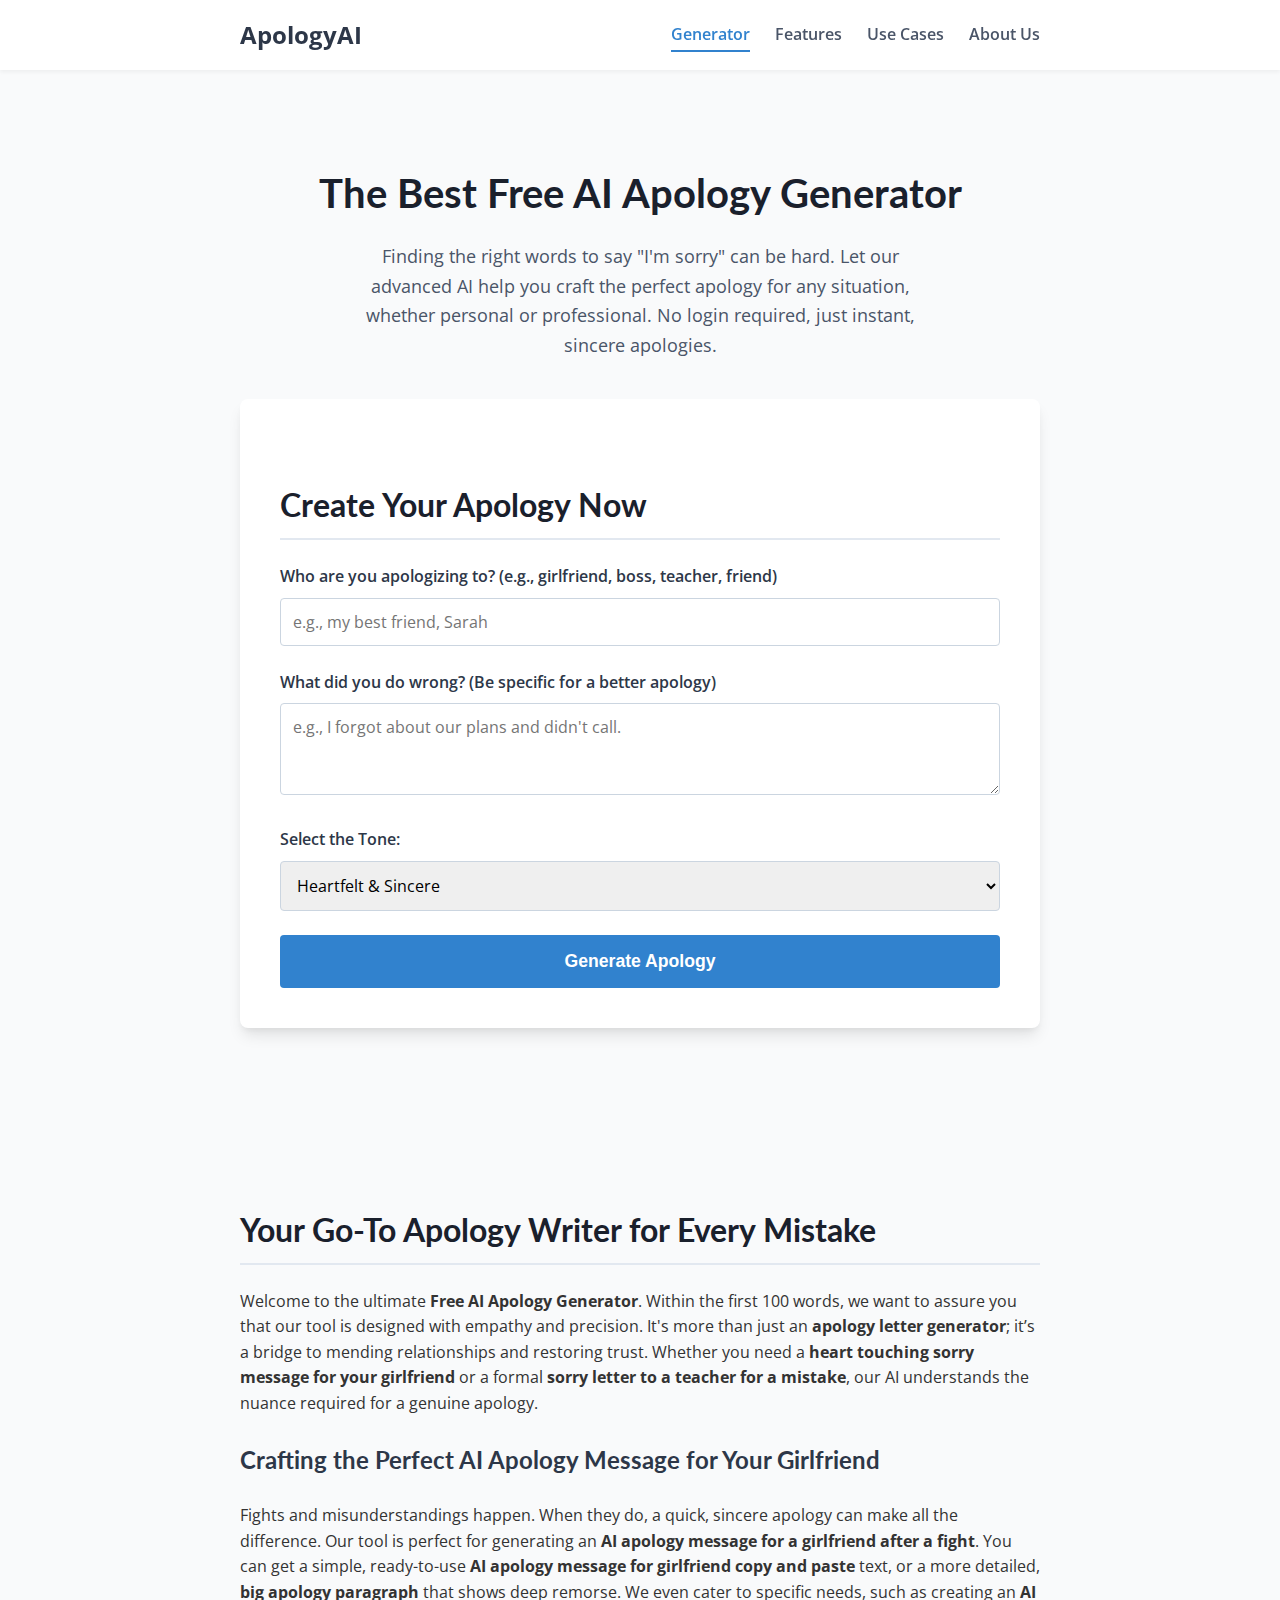
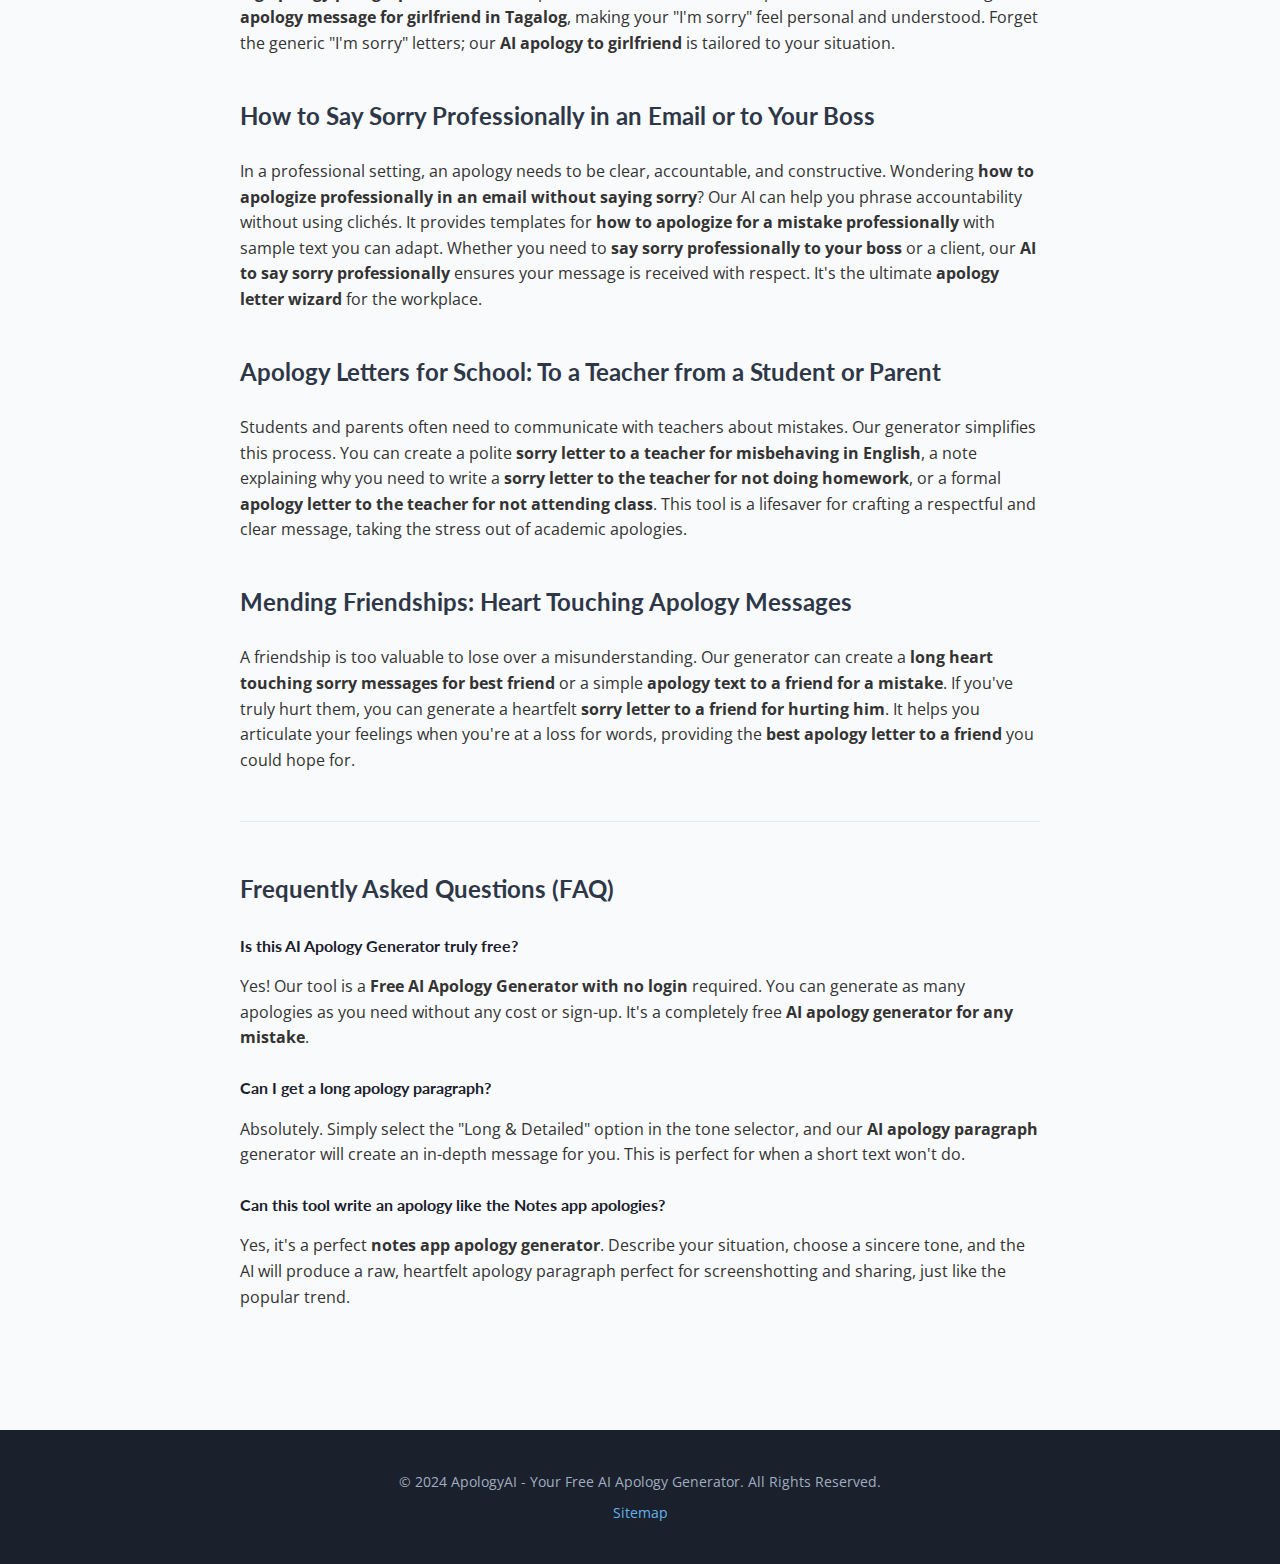
<file: index.html>
<!DOCTYPE html>
<html lang="en">
<head>
    <meta charset="UTF-8">
    <meta name="viewport" content="width=device-width, initial-scale=1.0">
    <!-- SEO Meta Tags -->
    <title>Free AI Apology Generator - Instantly Create Sincere Apologies</title>
    <meta name="description" content="Struggling to find the right words? Use our Free AI Apology Generator to create heartfelt, professional, or personal apologies in seconds. Perfect for girlfriend, boss, teacher, or friend. No login required.">
    <meta name="keywords" content="Free AI Apology Generator, AI Apology Writer, apology generator, ai apology, apology letter generator, how to say sorry professionally, ai apology message for girlfriend copy and paste">
    
    <!-- Google Fonts -->
    <link rel="preconnect" href="https://fonts.googleapis.com">
    <link rel="preconnect" href="https://fonts.gstatic.com" crossorigin>
    <link href="https://fonts.googleapis.com/css2?family=Lato:wght@400;700&family=Open+Sans:wght@400;600&display=swap" rel="stylesheet">
    
    <!-- Stylesheet -->
    <link rel="stylesheet" href="style.css">
    
    <!-- Canonical URL -->
       <link rel="canonical" href="https://aiapology.vercel.app/">
    <meta name="google-site-verification" content="o_V2S2VX3_IDIj6PppAb8sHZ178tzx2vO29Z6QRRXEI" />
</head>
<body>

    <header>
        <nav class="container">
            <a href="index.html" class="logo">ApologyAI</a>
            <ul>
                <li><a href="index.html" class="active">Generator</a></li>
                <li><a href="features.html">Features</a></li>
                <li><a href="use-cases.html">Use Cases</a></li>
                <li><a href="about.html">About Us</a></li>
            </ul>
        </nav>
    </header>

    <main>
        <section id="hero" class="container">
            <h1>The Best Free AI Apology Generator</h1>
            <p class="subtitle">Finding the right words to say "I'm sorry" can be hard. Let our advanced AI help you craft the perfect apology for any situation, whether personal or professional. No login required, just instant, sincere apologies.</p>
            
            <div class="generator-box">
                <h2>Create Your Apology Now</h2>
                <form id="apology-form">
                    <div class="form-group">
                        <label for="recipient">Who are you apologizing to? (e.g., girlfriend, boss, teacher, friend)</label>
                        <input type="text" id="recipient" placeholder="e.g., my best friend, Sarah" required>
                    </div>
                    <div class="form-group">
                        <label for="mistake">What did you do wrong? (Be specific for a better apology)</label>
                        <textarea id="mistake" rows="3" placeholder="e.g., I forgot about our plans and didn't call." required></textarea>
                    </div>
                    <div class="form-group">
                        <label for="tone">Select the Tone:</label>
                        <select id="tone">
                            <option value="heartfelt and sincere">Heartfelt & Sincere</option>
                            <option value="formal and professional">Formal & Professional</option>
                            <option value="casual and friendly">Casual & Friendly</option>
                            <option value="deeply remorseful">Deeply Remorseful</option>
                            <option value="a long paragraph">Long & Detailed</option>
                        </select>
                    </div>
                    <button type="submit" id="generate-btn">Generate Apology</button>
                </form>
            </div>

            <div id="result-container" class="hidden">
                <div class="loader-container" id="loader">
                    <div class="loader"></div>
                    <p>Crafting the perfect words...</p>
                </div>
                <div id="apology-output-wrapper">
                    <h3>Your Generated Apology:</h3>
                    <div id="apology-output"></div>
                    <button id="copy-btn">Copy to Clipboard</button>
                </div>
            </div>
        </section>

        <section id="content-seo" class="container">
            <h2>Your Go-To Apology Writer for Every Mistake</h2>
            <p>Welcome to the ultimate <strong>Free AI Apology Generator</strong>. Within the first 100 words, we want to assure you that our tool is designed with empathy and precision. It's more than just an <strong>apology letter generator</strong>; it’s a bridge to mending relationships and restoring trust. Whether you need a <strong>heart touching sorry message for your girlfriend</strong> or a formal <strong>sorry letter to a teacher for a mistake</strong>, our AI understands the nuance required for a genuine apology.</p>

            <div class="content-block">
                <h3>Crafting the Perfect AI Apology Message for Your Girlfriend</h3>
                <p>Fights and misunderstandings happen. When they do, a quick, sincere apology can make all the difference. Our tool is perfect for generating an <strong>AI apology message for a girlfriend after a fight</strong>. You can get a simple, ready-to-use <strong>AI apology message for girlfriend copy and paste</strong> text, or a more detailed, <strong>big apology paragraph</strong> that shows deep remorse. We even cater to specific needs, such as creating an <strong>AI apology message for girlfriend in Tagalog</strong>, making your "I'm sorry" feel personal and understood. Forget the generic "I'm sorry" letters; our <strong>AI apology to girlfriend</strong> is tailored to your situation.</p>
            </div>

            <div class="content-block">
                <h3>How to Say Sorry Professionally in an Email or to Your Boss</h3>
                <p>In a professional setting, an apology needs to be clear, accountable, and constructive. Wondering <strong>how to apologize professionally in an email without saying sorry</strong>? Our AI can help you phrase accountability without using clichés. It provides templates for <strong>how to apologize for a mistake professionally</strong> with sample text you can adapt. Whether you need to <strong>say sorry professionally to your boss</strong> or a client, our <strong>AI to say sorry professionally</strong> ensures your message is received with respect. It's the ultimate <strong>apology letter wizard</strong> for the workplace.</p>
            </div>

            <div class="content-block">
                <h3>Apology Letters for School: To a Teacher from a Student or Parent</h3>
                <p>Students and parents often need to communicate with teachers about mistakes. Our generator simplifies this process. You can create a polite <strong>sorry letter to a teacher for misbehaving in English</strong>, a note explaining why you need to write a <strong>sorry letter to the teacher for not doing homework</strong>, or a formal <strong>apology letter to the teacher for not attending class</strong>. This tool is a lifesaver for crafting a respectful and clear message, taking the stress out of academic apologies.</p>
            </div>
            
            <div class="content-block">
                <h3>Mending Friendships: Heart Touching Apology Messages</h3>
                <p>A friendship is too valuable to lose over a misunderstanding. Our generator can create a <strong>long heart touching sorry messages for best friend</strong> or a simple <strong>apology text to a friend for a mistake</strong>. If you've truly hurt them, you can generate a heartfelt <strong>sorry letter to a friend for hurting him</strong>. It helps you articulate your feelings when you're at a loss for words, providing the <strong>best apology letter to a friend</strong> you could hope for.</p>
            </div>

            <hr>

            <h3>Frequently Asked Questions (FAQ)</h3>
            <div class="faq-item">
                <h4>Is this AI Apology Generator truly free?</h4>
                <p>Yes! Our tool is a <strong>Free AI Apology Generator with no login</strong> required. You can generate as many apologies as you need without any cost or sign-up. It's a completely free <strong>AI apology generator for any mistake</strong>.</p>
            </div>
            <div class="faq-item">
                <h4>Can I get a long apology paragraph?</h4>
                <p>Absolutely. Simply select the "Long & Detailed" option in the tone selector, and our <strong>AI apology paragraph</strong> generator will create an in-depth message for you. This is perfect for when a short text won't do.</p>
            </div>
             <div class="faq-item">
                <h4>Can this tool write an apology like the Notes app apologies?</h4>
                <p>Yes, it's a perfect <strong>notes app apology generator</strong>. Describe your situation, choose a sincere tone, and the AI will produce a raw, heartfelt apology paragraph perfect for screenshotting and sharing, just like the popular trend.</p>
            </div>
        </section>
    </main>

    <footer>
        <div class="container">
            <p>© 2024 ApologyAI - Your Free AI Apology Generator. All Rights Reserved.</p>
            <p><a href="sitemap.xml">Sitemap</a></p>
        </div>
    </footer>

    <script src="script.js"></script>

</body>
</html>
</file>
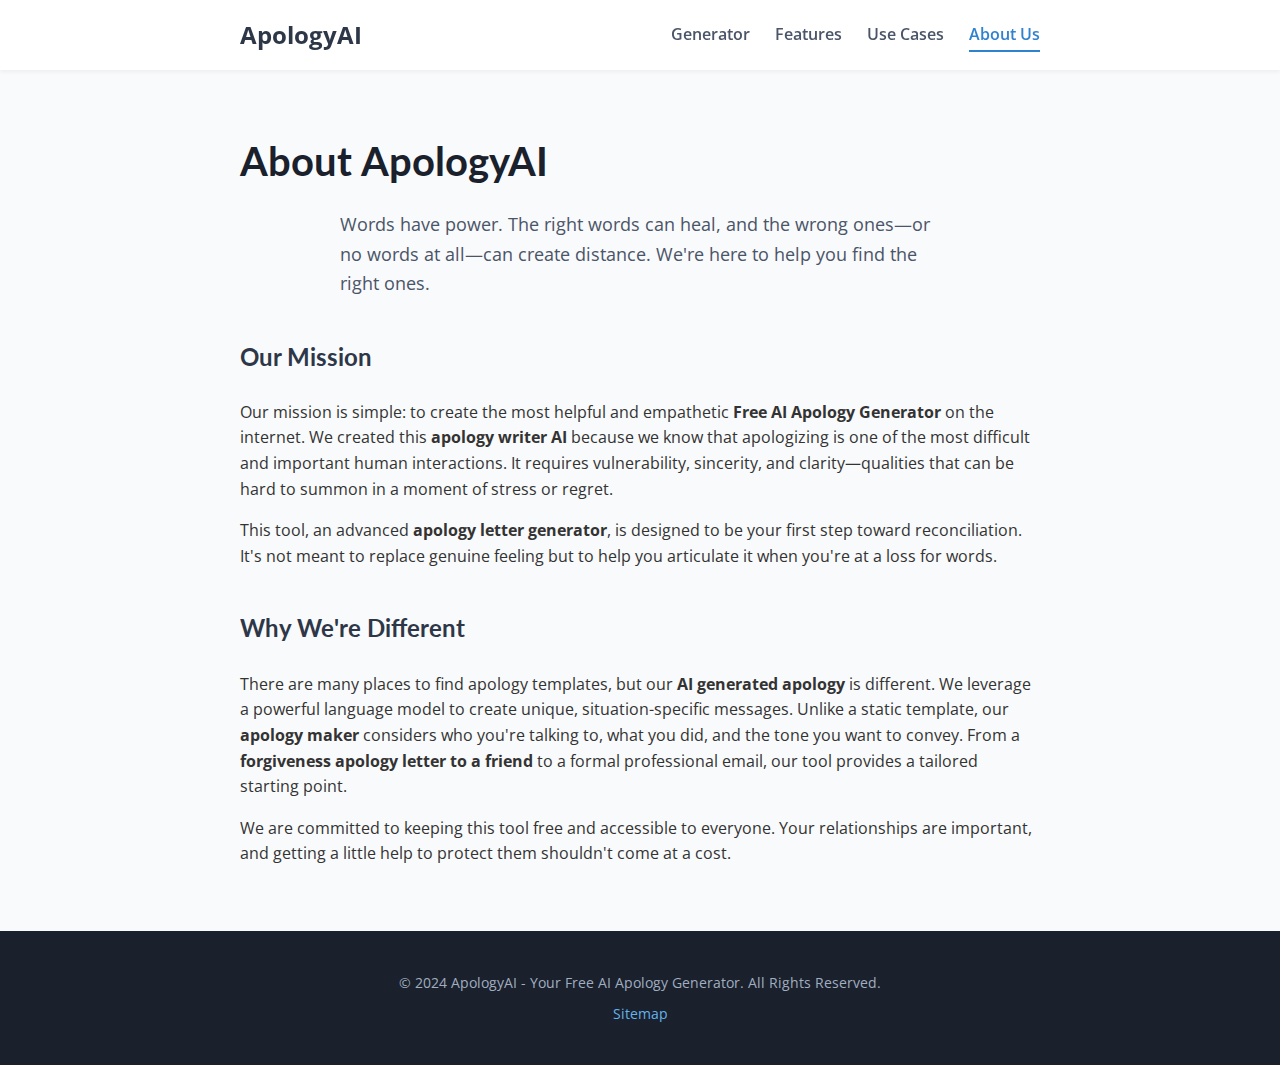
<file: about.html>
<!DOCTYPE html>
<html lang="en">
<head>
    <meta charset="UTF-8">
    <meta name="viewport" content="width=device-width, initial-scale=1.0">
    <title>About Us - The Team Behind the Free AI Apology Generator</title>
    <meta name="description" content="Learn about the mission behind ApologyAI, the best Free AI Apology Generator. We believe in the power of sincere apologies to mend relationships.">
    <link rel="preconnect" href="https://fonts.googleapis.com">
    <link rel="preconnect" href="https://fonts.gstatic.com" crossorigin>
    <link href="https://fonts.googleapis.com/css2?family=Lato:wght@400;700&family=Open+Sans:wght@400;600&display=swap" rel="stylesheet">
    <link rel="stylesheet" href="style.css">
   <link rel="canonical" href="https://aiapology.vercel.app/about.html">
</head>
<body>
    <header>
        <nav class="container">
            <a href="index.html" class="logo">ApologyAI</a>
            <ul>
                <li><a href="index.html">Generator</a></li>
                <li><a href="features.html">Features</a></li>
                <li><a href="use-cases.html">Use Cases</a></li>
                <li><a href="about.html" class="active">About Us</a></li>
            </ul>
        </nav>
    </header>

    <main>
        <section class="container" style="padding-top: 2rem;">
            <h1>About ApologyAI</h1>
            <p class="subtitle">Words have power. The right words can heal, and the wrong ones—or no words at all—can create distance. We're here to help you find the right ones.</p>

            <div class="content-block">
                <h3>Our Mission</h3>
                <p>Our mission is simple: to create the most helpful and empathetic <strong>Free AI Apology Generator</strong> on the internet. We created this <strong>apology writer AI</strong> because we know that apologizing is one of the most difficult and important human interactions. It requires vulnerability, sincerity, and clarity—qualities that can be hard to summon in a moment of stress or regret.</p>
                <p>This tool, an advanced <strong>apology letter generator</strong>, is designed to be your first step toward reconciliation. It's not meant to replace genuine feeling but to help you articulate it when you're at a loss for words.</p>
            </div>

            <div class="content-block">
                <h3>Why We're Different</h3>
                <p>There are many places to find apology templates, but our <strong>AI generated apology</strong> is different. We leverage a powerful language model to create unique, situation-specific messages. Unlike a static template, our <strong>apology maker</strong> considers who you're talking to, what you did, and the tone you want to convey. From a <strong>forgiveness apology letter to a friend</strong> to a formal professional email, our tool provides a tailored starting point.</p>
                <p>We are committed to keeping this tool free and accessible to everyone. Your relationships are important, and getting a little help to protect them shouldn't come at a cost.</p>
            </div>

        </section>
    </main>

    <footer>
        <div class="container">
            <p>© 2024 ApologyAI - Your Free AI Apology Generator. All Rights Reserved.</p>
            <p><a href="sitemap.xml">Sitemap</a></p>
        </div>
    </footer>
</body>
</html>
</file>
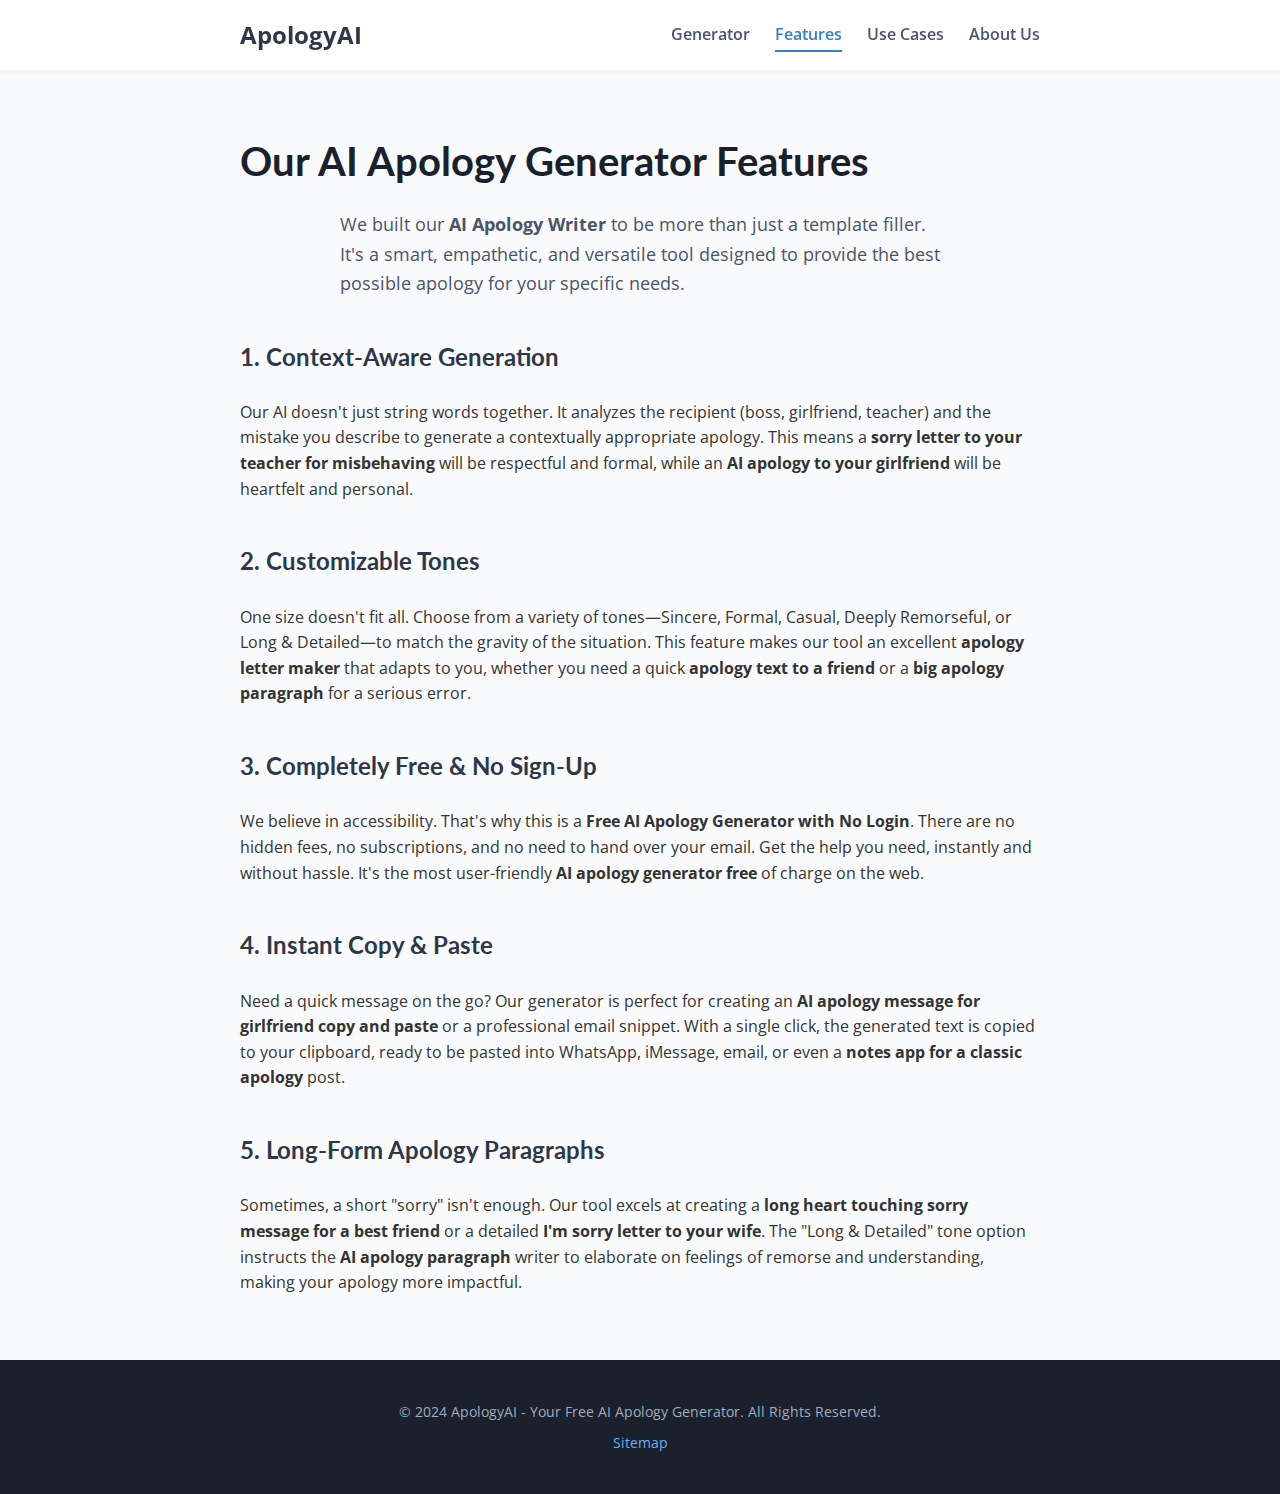
<file: features.html>
<!DOCTYPE html>
<html lang="en">
<head>
    <meta charset="UTF-8">
    <meta name="viewport" content="width=device-width, initial-scale=1.0">
    <title>Features - Free AI Apology Generator</title>
    <meta name="description" content="Discover the powerful features of our AI Apology Writer. From customizable tones to scenario-specific generation for friends, partners, and professional contexts.">
    <link rel="preconnect" href="https://fonts.googleapis.com">
    <link rel="preconnect" href="https://fonts.gstatic.com" crossorigin>
    <link href="https://fonts.googleapis.com/css2?family=Lato:wght@400;700&family=Open+Sans:wght@400;600&display=swap" rel="stylesheet">
    <link rel="stylesheet" href="style.css">
<link rel="canonical" href="https://aiapology.vercel.app/features.html">
</head>
<body>
    <header>
        <nav class="container">
            <a href="index.html" class="logo">ApologyAI</a>
            <ul>
                <li><a href="index.html">Generator</a></li>
                <li><a href="features.html" class="active">Features</a></li>
                <li><a href="use-cases.html">Use Cases</a></li>
                <li><a href="about.html">About Us</a></li>
            </ul>
        </nav>
    </header>

    <main>
        <section class="container" style="padding-top: 2rem;">
            <h1>Our AI Apology Generator Features</h1>
            <p class="subtitle">We built our <strong>AI Apology Writer</strong> to be more than just a template filler. It's a smart, empathetic, and versatile tool designed to provide the best possible apology for your specific needs.</p>

            <div class="content-block">
                <h3>1. Context-Aware Generation</h3>
                <p>Our AI doesn't just string words together. It analyzes the recipient (boss, girlfriend, teacher) and the mistake you describe to generate a contextually appropriate apology. This means a <strong>sorry letter to your teacher for misbehaving</strong> will be respectful and formal, while an <strong>AI apology to your girlfriend</strong> will be heartfelt and personal.</p>
            </div>

            <div class="content-block">
                <h3>2. Customizable Tones</h3>
                <p>One size doesn't fit all. Choose from a variety of tones—Sincere, Formal, Casual, Deeply Remorseful, or Long & Detailed—to match the gravity of the situation. This feature makes our tool an excellent <strong>apology letter maker</strong> that adapts to you, whether you need a quick <strong>apology text to a friend</strong> or a <strong>big apology paragraph</strong> for a serious error.</p>
            </div>

            <div class="content-block">
                <h3>3. Completely Free & No Sign-Up</h3>
                <p>We believe in accessibility. That's why this is a <strong>Free AI Apology Generator with No Login</strong>. There are no hidden fees, no subscriptions, and no need to hand over your email. Get the help you need, instantly and without hassle. It's the most user-friendly <strong>AI apology generator free</strong> of charge on the web.</p>
            </div>

            <div class="content-block">
                <h3>4. Instant Copy & Paste</h3>
                <p>Need a quick message on the go? Our generator is perfect for creating an <strong>AI apology message for girlfriend copy and paste</strong> or a professional email snippet. With a single click, the generated text is copied to your clipboard, ready to be pasted into WhatsApp, iMessage, email, or even a <strong>notes app for a classic apology</strong> post.</p>
            </div>
            
            <div class="content-block">
                <h3>5. Long-Form Apology Paragraphs</h3>
                <p>Sometimes, a short "sorry" isn't enough. Our tool excels at creating a <strong>long heart touching sorry message for a best friend</strong> or a detailed <strong>I'm sorry letter to your wife</strong>. The "Long & Detailed" tone option instructs the <strong>AI apology paragraph</strong> writer to elaborate on feelings of remorse and understanding, making your apology more impactful.</p>
            </div>

        </section>
    </main>

    <footer>
        <div class="container">
            <p>© 2024 ApologyAI - Your Free AI Apology Generator. All Rights Reserved.</p>
            <p><a href="sitemap.xml">Sitemap</a></p>
        </div>
    </footer>
</body>
</html>
</file>
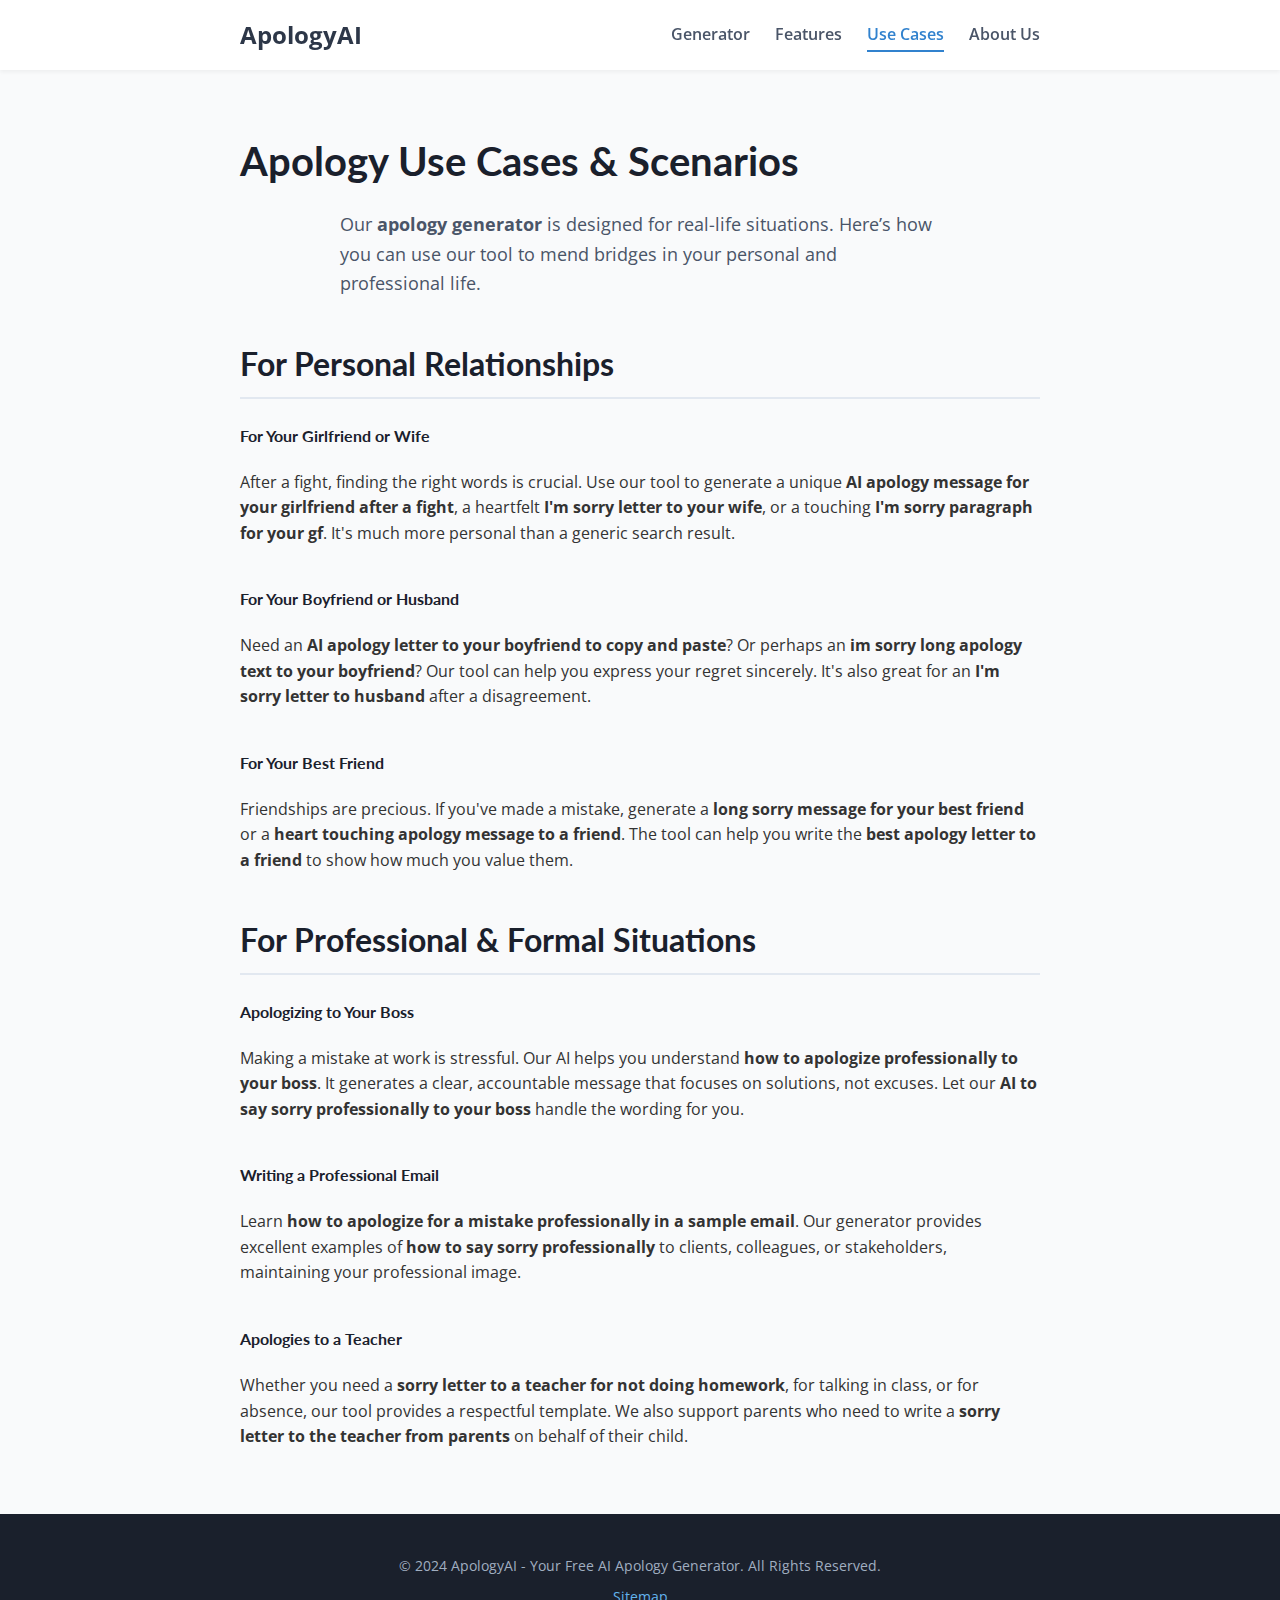
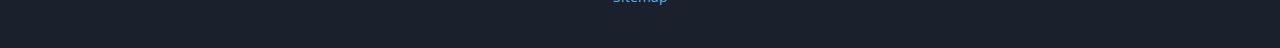
<file: use-cases.html>
<!DOCTYPE html>
<html lang="en">
<head>
    <meta charset="UTF-8">
    <meta name="viewport" content="width=device-width, initial-scale=1.0">
    <title>Use Cases & Examples - AI Apology Generator</title>
    <meta name="description" content="See examples and use cases for our Free AI Apology Generator, from writing an apology letter to a boyfriend, teacher, or boss, to crafting a heart-touching sorry message for a friend.">
    <link rel="preconnect" href="https://fonts.googleapis.com">
    <link rel="preconnect" href="https://fonts.gstatic.com" crossorigin>
    <link href="https://fonts.googleapis.com/css2?family=Lato:wght@400;700&family=Open+Sans:wght@400;600&display=swap" rel="stylesheet">
    <link rel="stylesheet" href="style.css">
    <link rel="canonical" href="https://www.youraapologydomain.com/use-cases.html">
</head>
<body>
    <header>
        <nav class="container">
            <a href="index.html" class="logo">ApologyAI</a>
            <ul>
                <li><a href="index.html">Generator</a></li>
                <li><a href="features.html">Features</a></li>
                <li><a href="use-cases.html" class="active">Use Cases</a></li>
                <li><a href="about.html">About Us</a></li>
            </ul>
        </nav>
    </header>

    <main>
        <section class="container" style="padding-top: 2rem;">
            <h1>Apology Use Cases & Scenarios</h1>
            <p class="subtitle">Our <strong>apology generator</strong> is designed for real-life situations. Here’s how you can use our tool to mend bridges in your personal and professional life.</p>

            <h2>For Personal Relationships</h2>
            <div class="content-block">
                <h4>For Your Girlfriend or Wife</h4>
                <p>After a fight, finding the right words is crucial. Use our tool to generate a unique <strong>AI apology message for your girlfriend after a fight</strong>, a heartfelt <strong>I'm sorry letter to your wife</strong>, or a touching <strong>I'm sorry paragraph for your gf</strong>. It's much more personal than a generic search result.</p>
            </div>
            <div class="content-block">
                <h4>For Your Boyfriend or Husband</h4>
                <p>Need an <strong>AI apology letter to your boyfriend to copy and paste</strong>? Or perhaps an <strong>im sorry long apology text to your boyfriend</strong>? Our tool can help you express your regret sincerely. It's also great for an <strong>I'm sorry letter to husband</strong> after a disagreement.</p>
            </div>
            <div class="content-block">
                <h4>For Your Best Friend</h4>
                <p>Friendships are precious. If you've made a mistake, generate a <strong>long sorry message for your best friend</strong> or a <strong>heart touching apology message to a friend</strong>. The tool can help you write the <strong>best apology letter to a friend</strong> to show how much you value them.</p>
            </div>

            <h2>For Professional & Formal Situations</h2>
            <div class="content-block">
                <h4>Apologizing to Your Boss</h4>
                <p>Making a mistake at work is stressful. Our AI helps you understand <strong>how to apologize professionally to your boss</strong>. It generates a clear, accountable message that focuses on solutions, not excuses. Let our <strong>AI to say sorry professionally to your boss</strong> handle the wording for you.</p>
            </div>
            <div class="content-block">
                <h4>Writing a Professional Email</h4>
                <p>Learn <strong>how to apologize for a mistake professionally in a sample email</strong>. Our generator provides excellent examples of <strong>how to say sorry professionally</strong> to clients, colleagues, or stakeholders, maintaining your professional image.</p>
            </div>
             <div class="content-block">
                <h4>Apologies to a Teacher</h4>
                <p>Whether you need a <strong>sorry letter to a teacher for not doing homework</strong>, for talking in class, or for absence, our tool provides a respectful template. We also support parents who need to write a <strong>sorry letter to the teacher from parents</strong> on behalf of their child.</p>
            </div>

        </section>
    </main>

    <footer>
        <div class="container">
            <p>© 2024 ApologyAI - Your Free AI Apology Generator. All Rights Reserved.</p>
            <p><a href="sitemap.xml">Sitemap</a></p>
        </div>
    </footer>
</body>
</html>
</file>
<file: style.css>
/* General Body & Typography */
body {
    font-family: 'Open Sans', sans-serif;
    line-height: 1.6;
    margin: 0;
    padding: 0;
    background-color: #f9fafb;
    color: #333;
    font-size: 16px; /* Base font size for mobile-first */
}

h1, h2, h3, h4 {
    font-family: 'Lato', sans-serif;
    color: #1a202c;
    font-weight: 700;
}

h1 {
    font-size: 2.5rem; /* 40px */
    margin-bottom: 0.5rem;
}

h2 {
    font-size: 2rem; /* 32px */
    margin-top: 2.5rem;
    border-bottom: 2px solid #e2e8f0;
    padding-bottom: 0.5rem;
    margin-bottom: 1.5rem;
}

h3 {
    font-size: 1.5rem; /* 24px */
    color: #2d3748;
}

p {
    margin-bottom: 1rem;
}

a {
    color: #3182ce;
    text-decoration: none;
    transition: color 0.3s ease;
}

a:hover {
    color: #2b6cb0;
    text-decoration: underline;
}

/* Layout & Container */
.container {
    max-width: 800px;
    margin: 0 auto;
    padding: 0 20px;
}

/* Header & Navigation */
header {
    background-color: #fff;
    box-shadow: 0 2px 4px rgba(0,0,0,0.05);
    padding: 1rem 0;
    position: sticky;
    top: 0;
    z-index: 1000;
}

nav {
    display: flex;
    justify-content: space-between;
    align-items: center;
}

.logo {
    font-size: 1.5rem;
    font-weight: 700;
    color: #2d3748;
    text-decoration: none;
}
.logo:hover { text-decoration: none; }

nav ul {
    margin: 0;
    padding: 0;
    list-style: none;
    display: flex;
}

nav ul li {
    margin-left: 25px;
}

nav ul li a {
    color: #4a5568;
    font-weight: 600;
    padding: 5px 0;
    border-bottom: 2px solid transparent;
}

nav ul li a:hover, nav ul li a.active {
    color: #3182ce;
    border-bottom-color: #3182ce;
    text-decoration: none;
}

/* Hero Section */
#hero {
    text-align: center;
    padding: 4rem 20px;
}

.subtitle {
    font-size: 1.15rem;
    color: #4a5568;
    max-width: 600px;
    margin: 1rem auto 2.5rem auto;
}

/* Generator Form Box */
.generator-box {
    background: #fff;
    padding: 2.5rem;
    border-radius: 8px;
    box-shadow: 0 10px 15px -3px rgba(0,0,0,0.1), 0 4px 6px -2px rgba(0,0,0,0.05);
    text-align: left;
    margin-bottom: 2.5rem;
}

.form-group {
    margin-bottom: 1.5rem;
}

.form-group label {
    display: block;
    font-weight: 600;
    margin-bottom: 0.5rem;
    color: #2d3748;
}

.form-group input, .form-group textarea, .form-group select {
    width: 100%;
    padding: 0.75rem;
    border: 1px solid #cbd5e0;
    border-radius: 4px;
    font-size: 1rem;
    font-family: 'Open Sans', sans-serif;
    box-sizing: border-box; /* Important for padding and width */
}

.form-group input:focus, .form-group textarea:focus, .form-group select:focus {
    outline: none;
    border-color: #3182ce;
    box-shadow: 0 0 0 3px rgba(49, 130, 206, 0.3);
}

button {
    display: inline-block;
    width: 100%;
    padding: 1rem;
    background-color: #3182ce;
    color: #fff;
    font-size: 1.1rem;
    font-weight: 700;
    border: none;
    border-radius: 4px;
    cursor: pointer;
    transition: background-color 0.3s ease;
}

button:hover {
    background-color: #2b6cb0;
}

/* Result & Loader */
.hidden { display: none !important; }

#result-container {
    margin-top: 2rem;
    background-color: #fff;
    padding: 2rem;
    border-radius: 8px;
    box-shadow: 0 4px 6px -1px rgba(0,0,0,0.1);
    border: 1px solid #e2e8f0;
}

.loader-container {
    text-align: center;
    padding: 2rem;
}

.loader {
    border: 5px solid #f3f3f3;
    border-top: 5px solid #3498db;
    border-radius: 50%;
    width: 50px;
    height: 50px;
    animation: spin 1s linear infinite;
    margin: 0 auto 1rem auto;
}
@keyframes spin {
    0% { transform: rotate(0deg); }
    100% { transform: rotate(360deg); }
}
.loader-container p { color: #4a5568; font-weight: 600; }

#apology-output {
    background-color: #f7fafc;
    border: 1px solid #e2e8f0;
    border-radius: 4px;
    padding: 1.5rem;
    min-height: 150px;
    line-height: 1.7;
    white-space: pre-wrap; /* Preserves formatting */
}

#copy-btn {
    width: auto;
    padding: 0.75rem 1.5rem;
    margin-top: 1.5rem;
    background-color: #2f855a;
}
#copy-btn:hover { background-color: #276749; }

/* SEO Content Section */
#content-seo { padding: 2rem 20px; }
.content-block { margin-bottom: 2.5rem; }
hr { border: 0; height: 1px; background-color: #e2e8f0; margin: 3rem 0; }
.faq-item { margin-bottom: 1.5rem; }
.faq-item h4 { margin-bottom: 0.5rem; }

/* Footer */
footer {
    background-color: #1a202c;
    color: #a0aec0;
    text-align: center;
    padding: 2rem 0;
    margin-top: 4rem;
}
footer p { margin: 0.5rem 0; font-size: 0.9rem; }
footer a { color: #63b3ed; }

/* Responsive Design */
@media (max-width: 768px) {
    h1 { font-size: 2rem; }
    h2 { font-size: 1.75rem; }
    nav ul { display: none; } /* Simple mobile menu, can be enhanced with JS */
}
</file>
